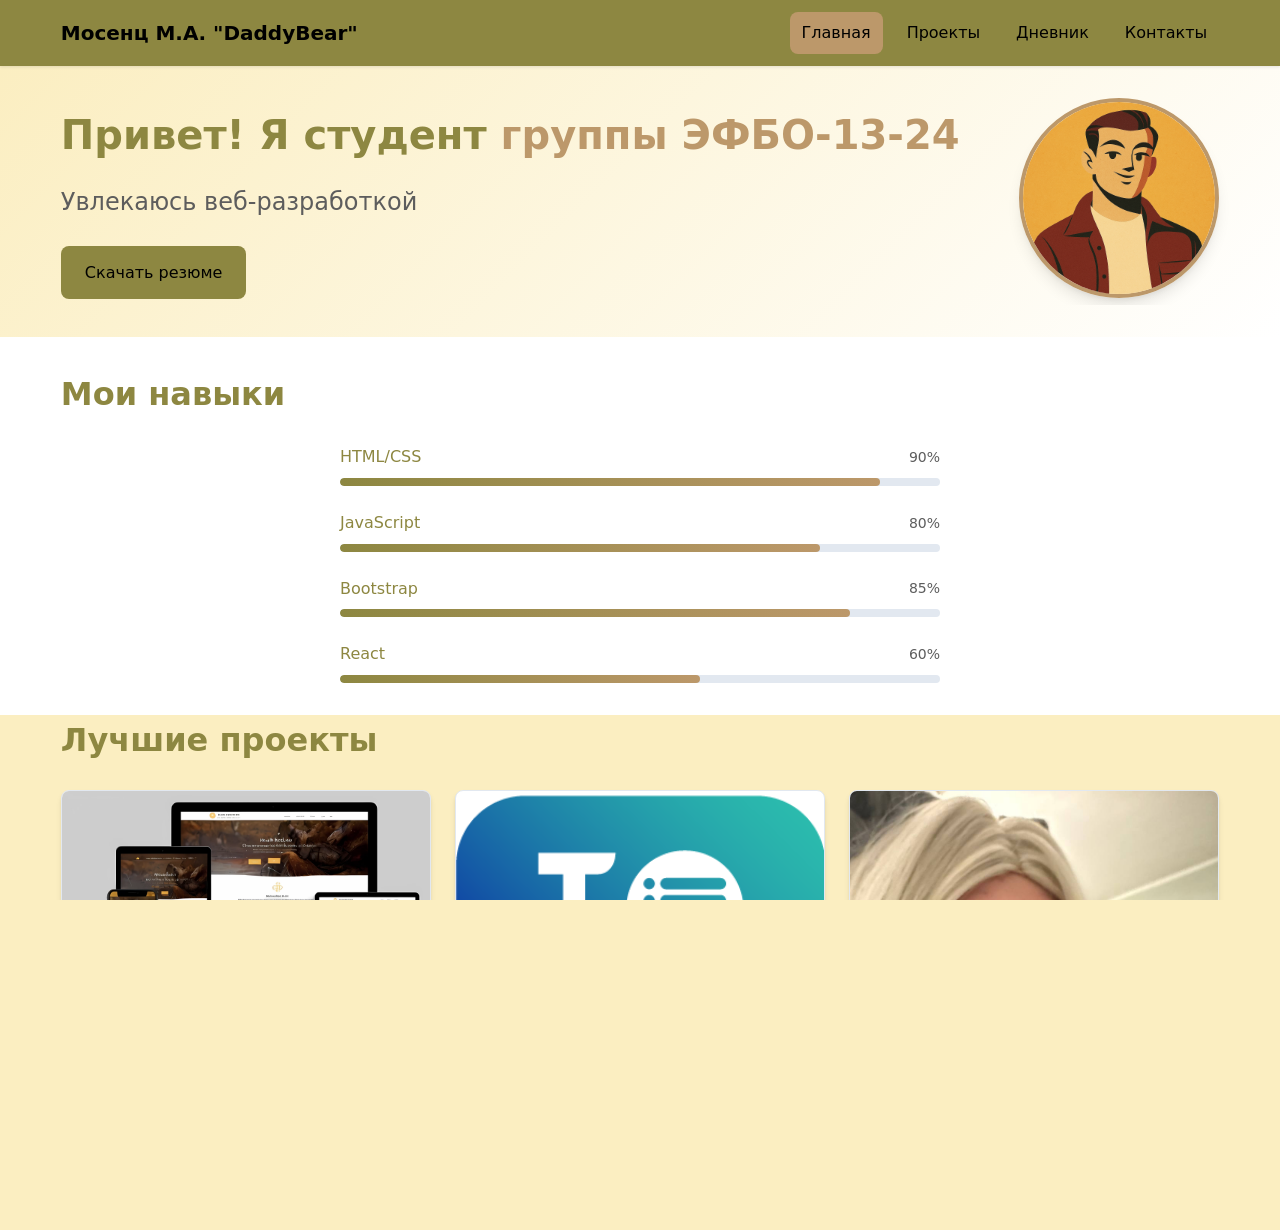
<file: index.html>
﻿<!DOCTYPE html>
<html lang="ru">
<head>
    <meta charset="UTF-8">
    <meta name="viewport" content="width=device-width, initial-scale=1, viewport-fit=cover">
    <title>Портфолио студента</title>
    <link rel="stylesheet" href="styles/style.css">
</head>
<body>
    <div class="page">
        <a class="skip-link" href="#main">Перейти к основному содержимому</a>

        <header class="header">
            <div class="container">
                <div class="header__inner">
                    <div class="logo">
                        <span class="logo__text">Мосенц М.А. "DaddyBear"</span>
                    </div>
                    <nav class="nav" aria-label="Основная навигация">
                        <ul class="nav__list">
                            <li class="nav__item"><a href="index.html" class="nav__link active">Главная</a></li>
                            <li class="nav__item"><a href="pages/projects.html" class="nav__link">Проекты</a></li>
                            <li class="nav__item"><a href="pages/diary.html" class="nav__link">Дневник</a></li>
                            <li class="nav__item"><a href="pages/contacts.html" class="nav__link">Контакты</a></li>
                        </ul>
                    </nav>
                </div>
            </div>
        </header>

        <main id="main" class="main">
            <section class="hero">
                <div class="container">
                    <div class="hero__inner">
                        <div class="hero__content">
                            <h1 class="hero__title">Привет! Я студент <span class="highlight">группы ЭФБО-13-24</span></h1>
                            <p class="hero__subtitle">Увлекаюсь веб-разработкой</p>
                            <a href="assets/resume.pdf" class="btn btn--primary" download>Скачать резюме</a>
                        </div>
                        <div class="hero__image">
                            <figure class="hero_image">
                                <picture>
                                    <!-- Автоматическая адаптация без указания конкретных размеров -->
                                    <source type="image"
                                            srcset="images/avatar.avif">
                                    <source type="image"
                                            srcset="images/avatar.webp">
                                    <!-- Единое PNG изображение, которое адаптируется через CSS -->
                                    <img class="hero_photo"
                                         src="images/avatar.png"
                                         alt="Портрет студента"
                                         fetchpriority="high">
                                </picture>
                            </figure>
                        </div>
                    </div>
                </div>
            </section>

            <section class="skills">
                <div class="container">
                    <h2 class="section-title">Мои навыки</h2>
                    <div class="skills__grid">
                        <div class="skill">
                            <div class="skill__info">
                                <span class="skill__name">HTML/CSS</span>
                                <span class="skill__percent">90%</span>
                            </div>
                            <div class="skill__bar">
                                <div class="skill__progress" style="width: 90%"></div>
                            </div>
                        </div>
                        <div class="skill">
                            <div class="skill__info">
                                <span class="skill__name">JavaScript</span>
                                <span class="skill__percent">80%</span>
                            </div>
                            <div class="skill__bar">
                                <div class="skill__progress" style="width: 80%"></div>
                            </div>
                        </div>
                        <div class="skill">
                            <div class="skill__info">
                                <span class="skill__name">Bootstrap</span>
                                <span class="skill__percent">85%</span>
                            </div>
                            <div class="skill__bar">
                                <div class="skill__progress" style="width: 85%"></div>
                            </div>
                        </div>
                        <div class="skill">
                            <div class="skill__info">
                                <span class="skill__name">React</span>
                                <span class="skill__percent">60%</span>
                            </div>
                            <div class="skill__bar">
                                <div class="skill__progress" style="width: 60%"></div>
                            </div>
                        </div>
                    </div>
                </div>
            </section>

            <section class="projects-preview">
                <div class="container">
                    <h2 class="section-title">Лучшие проекты</h2>
                    <div class="projects-area">
                        <div class="projects-preview_grid">
                            <article class="project-card">
                                <div class="project-card_image">
                                    <!-- Автоматически адаптивное изображение проекта -->
                                    <picture>
                                        <source type="image" srcset="images/project1.avif">
                                        <source type="image" srcset="images/project1.webp">
                                        <img src="images/project1.png" alt="Личный сайт" loading="lazy">
                                    </picture>
                                </div>
                                <div class="project-card_content">
                                    <h3 class="project-card_title">Личный сайт</h3>
                                    <p class="project-card_description">HTML, CSS, JavaScript</p>
                                </div>
                            </article>
                            <article class="project-card">
                                <div class="project-card_image">
                                    <picture>
                                        <source type="image" srcset="images/project2.avif">
                                        <source type="image" srcset="images/project2.webp">
                                        <img src="images/project2.png" alt="Todo-приложение" loading="lazy">
                                    </picture>
                                </div>
                                <div class="project-card_content">
                                    <h3 class="project-card_title">Todo-приложение</h3>
                                    <p class="project-card_description">JavaScript</p>
                                </div>
                            </article>
                            <article class="project-card">
                                <div class="project-card_image">
                                    <picture>
                                        <source type="image" srcset="images/project3.avif">
                                        <source type="image" srcset="images/project3.webp">
                                        <img src="images/project3.png" alt="Интернет-магазин" loading="lazy">
                                    </picture>
                                </div>
                                <div class="project-card_content">
                                    <h3 class="project-card_title">Интернет-магазин</h3>
                                    <p class="project-card_description">React</p>
                                </div>
                            </article>
                        </div>
                    </div>
                </div>
            </section>
        </main>

        <footer class="footer">
            <div class="container">
                <div class="footer__content">
                    <p class="footer__text">© 2025 Контакты</p>
                </div>
            </div>
        </footer>
    </div>
</body>
</html>
</file>
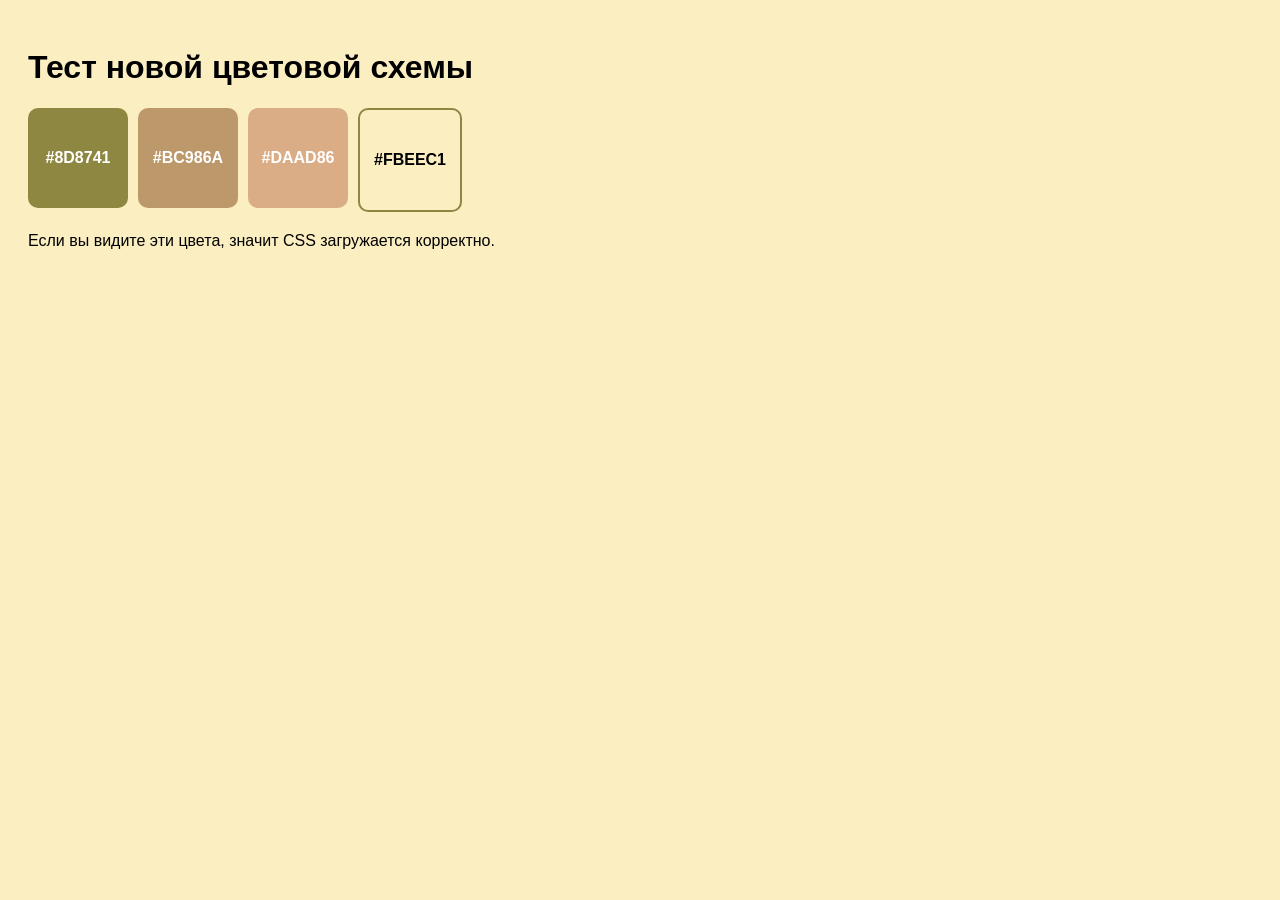
<file: test.html>
﻿<!DOCTYPE html>
<html lang="ru">
<head>
    <meta charset="UTF-8">
    <meta name="viewport" content="width=device-width, initial-scale=1">
    <title>Тест цветов</title>
    <style>
        :root {
            --color-primary: #8D8741;
            --color-secondary: #BC986A;
            --color-accent: #DAAD86;
            --color-background: #FBEEC1;
        }

        body {
            background: var(--color-background);
            font-family: Arial, sans-serif;
            padding: 20px;
        }

        .color-test {
            display: flex;
            gap: 10px;
            margin: 20px 0;
        }

        .color-box {
            width: 100px;
            height: 100px;
            border-radius: 10px;
            display: flex;
            align-items: center;
            justify-content: center;
            color: white;
            font-weight: bold;
        }

        .primary {
            background: #8D8741;
        }

        .secondary {
            background: #BC986A;
        }

        .accent {
            background: #DAAD86;
        }

        .background {
            background: #FBEEC1;
            color: black;
            border: 2px solid #8D8741;
        }
    </style>
</head>
<body>
    <h1>Тест новой цветовой схемы</h1>
    <div class="color-test">
        <div class="color-box primary">#8D8741</div>
        <div class="color-box secondary">#BC986A</div>
        <div class="color-box accent">#DAAD86</div>
        <div class="color-box background">#FBEEC1</div>
    </div>
    <p>Если вы видите эти цвета, значит CSS загружается корректно.</p>
</body>
</html>
</file>
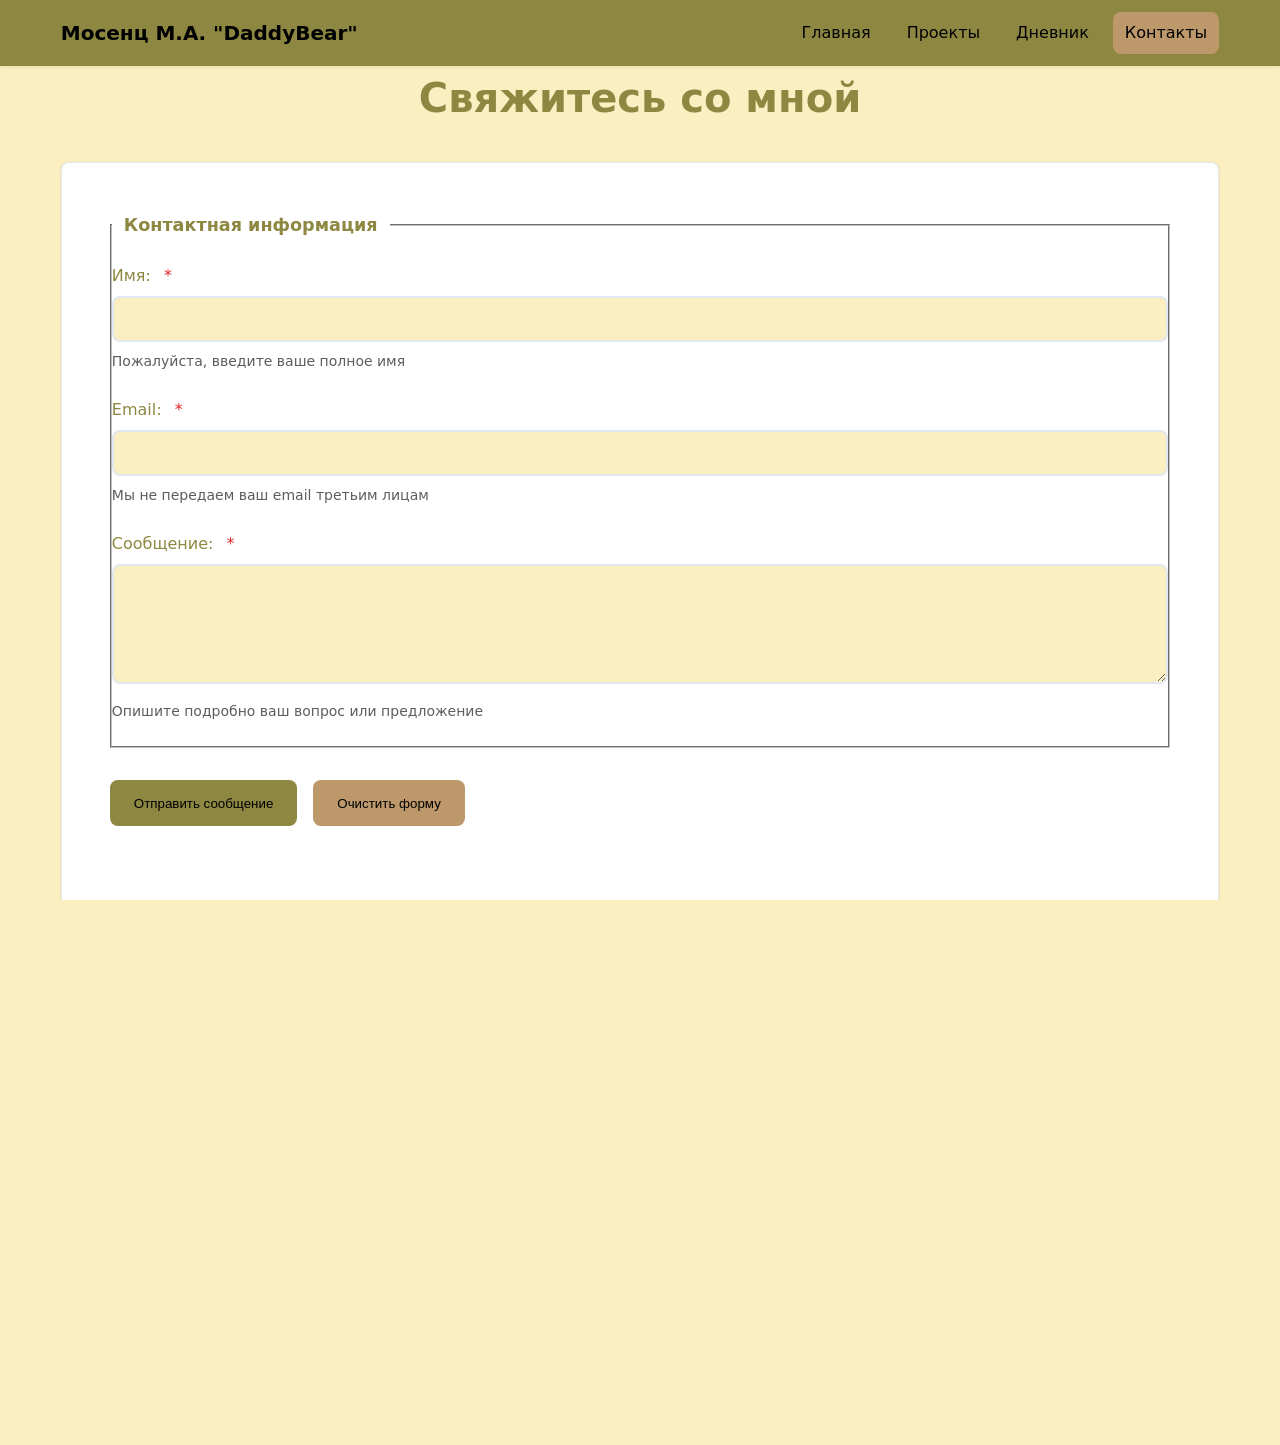
<file: pages/contacts.html>
﻿<!DOCTYPE html>
<html lang="ru">
<head>
    <meta charset="UTF-8">
    <meta name="viewport" content="width=device-width, initial-scale=1, viewport-fit=cover">
    <title>Контакты - Портфолио студента</title>
    <link rel="stylesheet" href="../styles/style.css">
</head>
<body>
    <div class="page">
        <a class="skip-link" href="#main">Перейти к основному содержимому</a>

        <header class="header">
            <div class="container">
                <div class="header__inner">
                    <div class="logo">
                        <span class="logo__text">Мосенц М.А. "DaddyBear"</span>
                    </div>
                    <nav class="nav" aria-label="Основная навигация">
                        <ul class="nav__list">
                            <li class="nav__item"><a href="../index.html" class="nav__link">Главная</a></li>
                            <li class="nav__item"><a href="projects.html" class="nav__link">Проекты</a></li>
                            <li class="nav__item"><a href="diary.html" class="nav__link">Дневник</a></li>
                            <li class="nav__item"><a href="contacts.html" class="nav__link active" aria-current="page">Контакты</a></li>
                        </ul>
                    </nav>
                </div>
            </div>
        </header>

        <main id="main" class="main">
            <section class="contacts">
                <div class="container">
                    <h1 class="page-title">Свяжитесь со мной</h1>

                    <div class="contacts__content">
                        <div class="contact-form">
                            <form id="contactForm" class="form" novalidate>
                                <fieldset>
                                    <legend class="form__legend">Контактная информация</legend>

                                    <div class="form__group">
                                        <label for="name" class="form__label">
                                            Имя:
                                            <span class="required-indicator" aria-hidden="true">*</span>
                                            <span class="sr-only">обязательное поле</span>
                                        </label>
                                        <input type="text" id="name" name="name" class="form__input"
                                               required aria-required="true"
                                               aria-describedby="nameError nameHelp">
                                        <div class="form__help" id="nameHelp">
                                            Пожалуйста, введите ваше полное имя
                                        </div>
                                        <span class="form__error" id="nameError" role="alert" aria-live="polite"></span>
                                    </div>

                                    <div class="form__group">
                                        <label for="email" class="form__label">
                                            Email:
                                            <span class="required-indicator" aria-hidden="true">*</span>
                                            <span class="sr-only">обязательное поле</span>
                                        </label>
                                        <input type="email" id="email" name="email" class="form__input"
                                               required aria-required="true"
                                               aria-describedby="emailError emailHelp">
                                        <div class="form__help" id="emailHelp">
                                            Мы не передаем ваш email третьим лицам
                                        </div>
                                        <span class="form__error" id="emailError" role="alert" aria-live="polite"></span>
                                    </div>

                                    <div class="form__group">
                                        <label for="message" class="form__label">
                                            Сообщение:
                                            <span class="required-indicator" aria-hidden="true">*</span>
                                            <span class="sr-only">обязательное поле</span>
                                        </label>
                                        <textarea id="message" name="message" class="form__textarea" rows="5"
                                                  required aria-required="true"
                                                  aria-describedby="messageError messageHelp"></textarea>
                                        <div class="form__help" id="messageHelp">
                                            Опишите подробно ваш вопрос или предложение
                                        </div>
                                        <span class="form__error" id="messageError" role="alert" aria-live="polite"></span>
                                    </div>
                                </fieldset>

                                <div class="form__actions">
                                    <button type="submit" class="btn btn--primary">
                                        Отправить сообщение
                                    </button>
                                    <button type="reset" class="btn btn--secondary">
                                        Очистить форму
                                    </button>
                                </div>

                                <div class="form__status" id="formStatus" role="alert" aria-live="polite"></div>
                            </form>
                        </div>

                        <div class="contact-info">
                            <h2 class="section-title">Контакты</h2>
                            <div class="contact-list">
                                <div class="contact-item">
                                    <span class="contact-icon" aria-hidden="true">✉️</span>
                                    <span class="contact-text">student@edu.ru</span>
                                </div>
                                <a href="https://github.com/DaddyBearW" class="contact-link"
                                   target="_blank" rel="noopener noreferrer"
                                   aria-label="Мой GitHub профиль: DaddyBearW (откроется в новой вкладке)">
                                    <span class="contact-icon" aria-hidden="true">🔗</span>
                                    <span class="contact-text">GitHub: DaddyBearW</span>
                                </a>
                                <div class="contact-item">
                                    <span class="contact-icon" aria-hidden="true">📍</span>
                                    <span class="contact-text">Город, Страна</span>
                                </div>
                            </div>
                        </div>
                    </div>
                </div>
            </section>
        </main>

        <footer class="footer">
            <div class="container">
                <div class="footer__content">
                    <p class="footer__text">© 2025 Контакты</p>
                </div>
            </div>
        </footer>
    </div>

    <script>
        // Улучшенная валидация формы с доступностью
        document.addEventListener('DOMContentLoaded', function () {
            const contactForm = document.getElementById('contactForm');
            const formStatus = document.getElementById('formStatus');

            // Функция для показа ошибок
            function showError(input, message) {
                const errorElement = document.getElementById(input.id + 'Error');
                errorElement.textContent = message;
                input.setAttribute('aria-invalid', 'true');
                input.classList.add('form__input--error');
            }

            // Функция для очистки ошибок
            function clearError(input) {
                const errorElement = document.getElementById(input.id + 'Error');
                errorElement.textContent = '';
                input.removeAttribute('aria-invalid');
                input.classList.remove('form__input--error');
            }

            // Валидация в реальном времени
            const inputs = contactForm.querySelectorAll('input, textarea');
            inputs.forEach(input => {
                input.addEventListener('blur', function () {
                    validateField(this);
                });

                input.addEventListener('input', function () {
                    if (this.getAttribute('aria-invalid') === 'true') {
                        validateField(this);
                    }
                });
            });

            // Валидация отдельного поля
            function validateField(field) {
                clearError(field);

                if (field.required && field.value.trim() === '') {
                    showError(field, 'Это поле обязательно для заполнения');
                    return false;
                }

                if (field.type === 'email' && field.value.trim() !== '') {
                    const emailRegex = /^[^\s@]+@[^\s@]+\.[^\s@]+$/;
                    if (!emailRegex.test(field.value)) {
                        showError(field, 'Пожалуйста, введите корректный email');
                        return false;
                    }
                }

                return true;
            }

            // Основная валидация формы
            contactForm.addEventListener('submit', function (e) {
                e.preventDefault();

                let isValid = true;
                const firstInvalidField = null;

                // Валидация всех полей
                inputs.forEach(input => {
                    if (!validateField(input)) {
                        isValid = false;
                        if (!firstInvalidField) {
                            firstInvalidField = input;
                        }
                    }
                });

                if (isValid) {
                    // Показываем статус успеха
                    formStatus.textContent = 'Сообщение успешно отправлено! Мы свяжемся с вами в ближайшее время.';
                    formStatus.className = 'form__status form__status--success';

                    // Фокусируемся на статусе для скринридеров
                    formStatus.focus();

                    // Сбрасываем форму через 3 секунды
                    setTimeout(() => {
                        contactForm.reset();
                        formStatus.textContent = '';
                        formStatus.className = 'form__status';
                    }, 3000);
                } else {
                    // Фокусируемся на первом ошибочном поле
                    if (firstInvalidField) {
                        firstInvalidField.focus();
                    }

                    formStatus.textContent = 'Пожалуйста, исправьте ошибки в форме.';
                    formStatus.className = 'form__status form__status--error';
                }
            });

            // Обработка сброса формы
            contactForm.addEventListener('reset', function () {
                inputs.forEach(input => {
                    clearError(input);
                });
                formStatus.textContent = '';
                formStatus.className = 'form__status';
            });

            // Добавляем обработку клавиши Escape для сброса фокуса
            document.addEventListener('keydown', function (e) {
                if (e.key === 'Escape') {
                    if (document.activeElement && document.activeElement.classList.contains('form__input')) {
                        document.activeElement.blur();
                    }
                }
            });
        });
    </script>
</body>
</html>
</file>
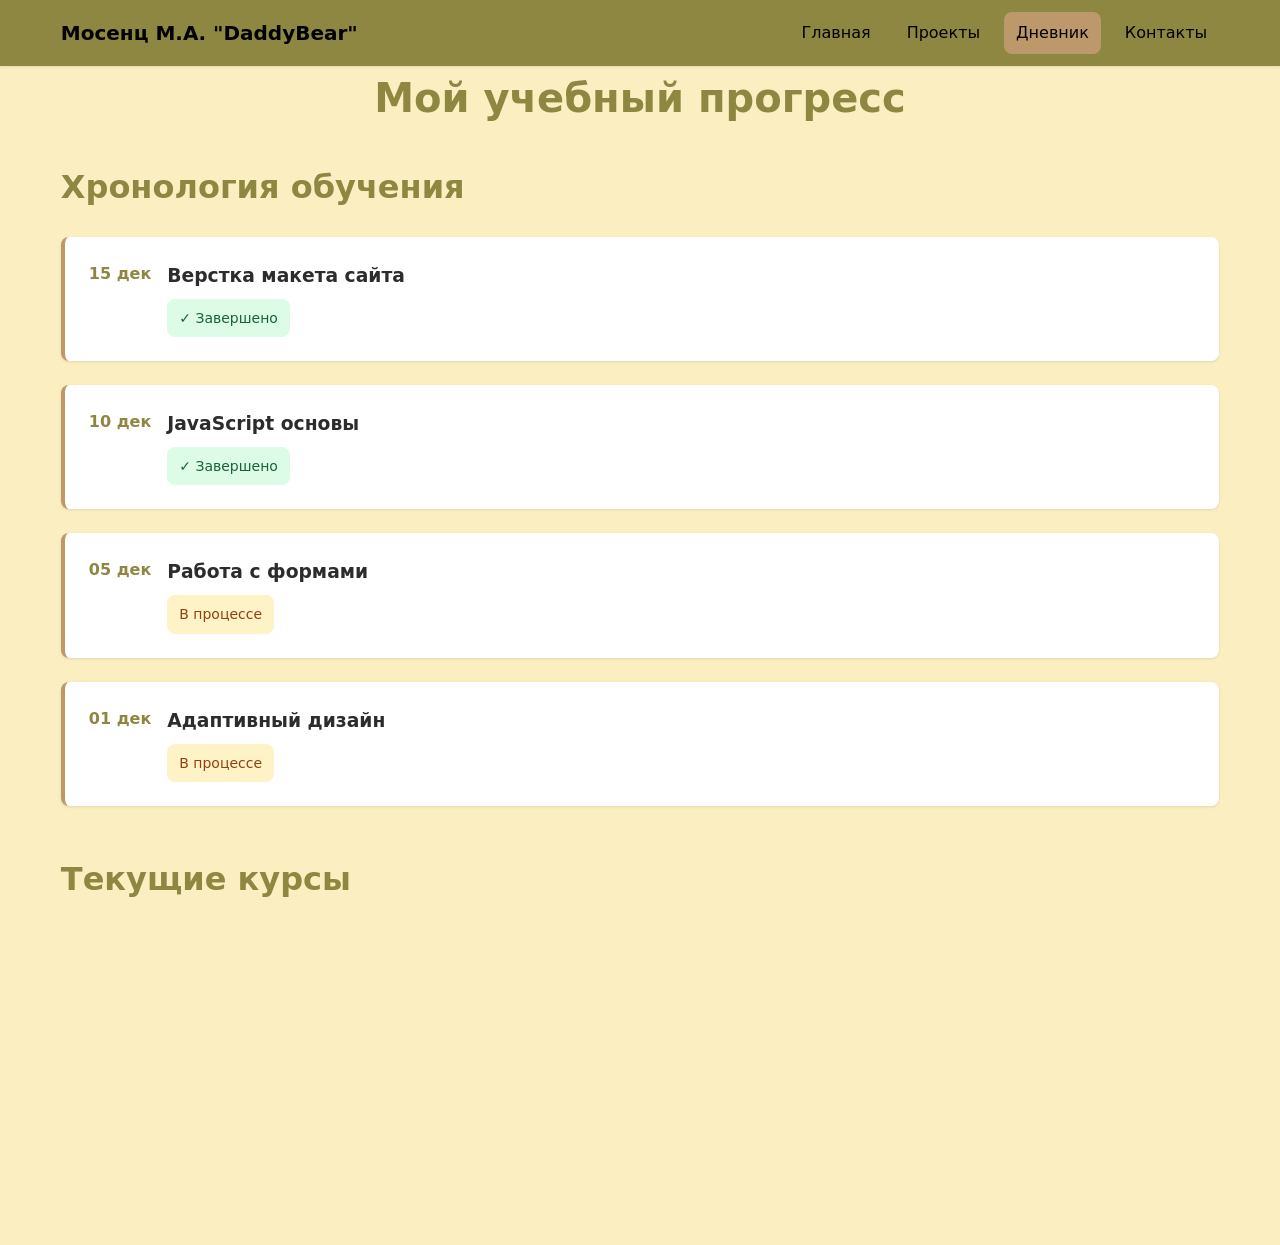
<file: pages/diary.html>
﻿<!DOCTYPE html>
<html lang="ru">
<head>
    <meta charset="UTF-8">
    <meta name="viewport" content="width=device-width, initial-scale=1, viewport-fit=cover">
    <title>Учебный дневник - Портфолио студента</title>
    <link rel="stylesheet" href="../styles/style.css">
</head>
<body>
    <div class="page">
        <a class="skip-link" href="#main">Перейти к основному содержимому</a>

        <header class="header">
            <div class="container">
                <div class="header__inner">
                    <div class="logo">
                        <span class="logo__text">Мосенц М.А. "DaddyBear"</span>
                    </div>
                    <nav class="nav" aria-label="Основная навигация">
                        <ul class="nav__list">
                            <li class="nav__item"><a href="../index.html" class="nav__link">Главная</a></li>
                            <li class="nav__item"><a href="projects.html" class="nav__link">Проекты</a></li>
                            <li class="nav__item"><a href="diary.html" class="nav__link active">Дневник</a></li>
                            <li class="nav__item"><a href="contacts.html" class="nav__link">Контакты</a></li>
                        </ul>
                    </nav>
                </div>
            </div>
        </header>

        <main id="main" class="main">
            <section class="diary">
                <div class="container">
                    <h1 class="page-title">Мой учебный прогресс</h1>

                    <div class="diary__content">
                        <div class="progress-timeline">
                            <h2 class="section-title">Хронология обучения</h2>
                            <div class="timeline">
                                <div class="timeline__item completed">
                                    <div class="timeline__date">15 дек</div>
                                    <div class="timeline__content">
                                        <h3 class="timeline__title">Верстка макета сайта</h3>
                                        <span class="timeline__status">✓ Завершено</span>
                                    </div>
                                </div>
                                <div class="timeline__item completed">
                                    <div class="timeline__date">10 дек</div>
                                    <div class="timeline__content">
                                        <h3 class="timeline__title">JavaScript основы</h3>
                                        <span class="timeline__status">✓ Завершено</span>
                                    </div>
                                </div>
                                <div class="timeline__item in-progress">
                                    <div class="timeline__date">05 дек</div>
                                    <div class="timeline__content">
                                        <h3 class="timeline__title">Работа с формами</h3>
                                        <span class="timeline__status">В процессе</span>
                                    </div>
                                </div>
                                <div class="timeline__item in-progress">
                                    <div class="timeline__date">01 дек</div>
                                    <div class="timeline__content">
                                        <h3 class="timeline__title">Адаптивный дизайн</h3>
                                        <span class="timeline__status">В процессе</span>
                                    </div>
                                </div>
                            </div>
                        </div>

                        <div class="current-courses">
                            <h2 class="section-title">Текущие курсы</h2>
                            <div class="courses">
                                <div class="course">
                                    <div class="course__info">
                                        <span class="course__name">Веб-разработка</span>
                                        <span class="course__percent">90%</span>
                                    </div>
                                    <div class="course__progress">
                                        <div class="course__progress-bar" style="width: 90%"></div>
                                    </div>
                                </div>
                                <div class="course">
                                    <div class="course__info">
                                        <span class="course__name">JavaScript</span>
                                        <span class="course__percent">70%</span>
                                    </div>
                                    <div class="course__progress">
                                        <div class="course__progress-bar" style="width: 70%"></div>
                                    </div>
                                </div>
                                <div class="course">
                                    <div class="course__info">
                                        <span class="course__name">React</span>
                                        <span class="course__percent">50%</span>
                                    </div>
                                    <div class="course__progress">
                                        <div class="course__progress-bar" style="width: 50%"></div>
                                    </div>
                                </div>
                            </div>
                            <button class="btn btn--secondary">Добавить запись</button>
                        </div>
                    </div>
                </div>
            </section>
        </main>

        <footer class="footer">
            <div class="container">
                <div class="footer__content">
                    <p class="footer__text">© 2025 Контакты</p>
                </div>
            </div>
        </footer>
    </div>
</body>
</html>
</file>
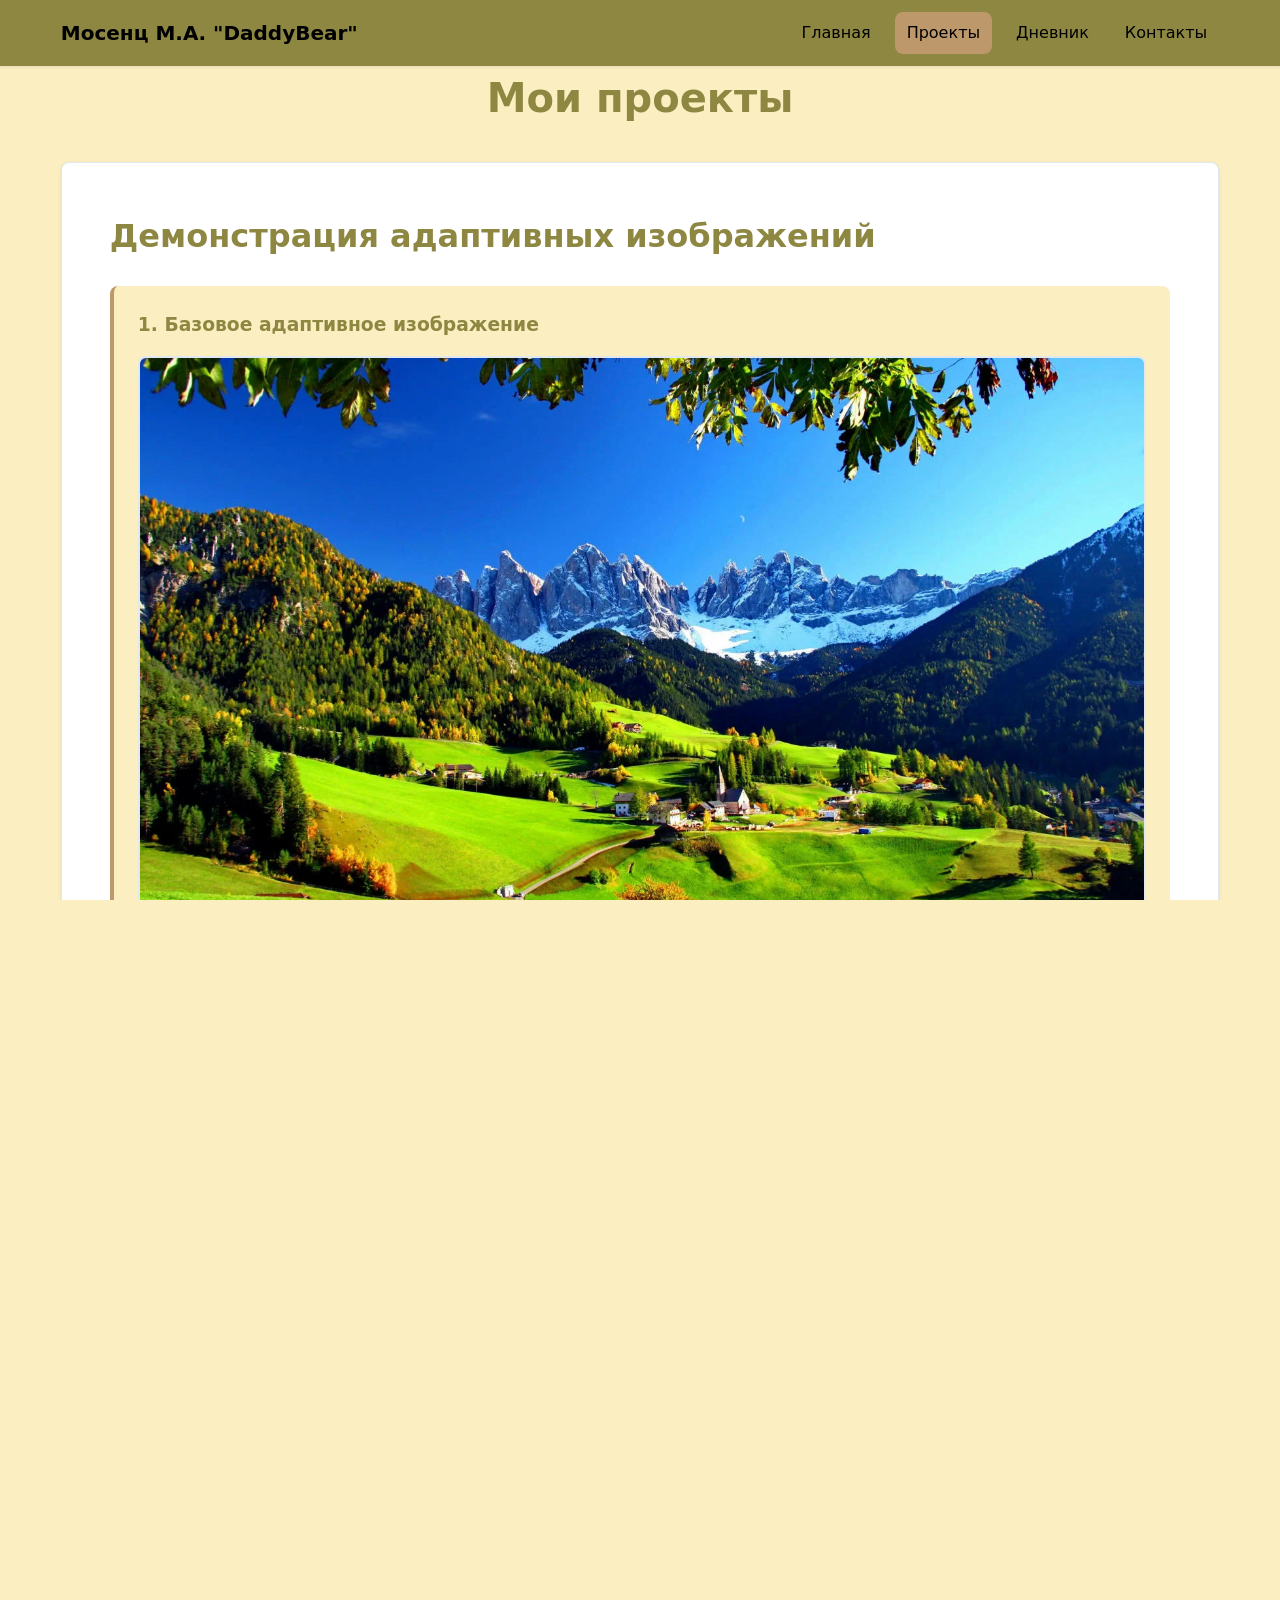
<file: pages/projects.html>
﻿<!DOCTYPE html>
<html lang="ru">
<head>
    <meta charset="UTF-8">
    <meta name="viewport" content="width=device-width, initial-scale=1, viewport-fit=cover">
    <title>Проекты - Портфолио студента</title>
    <link rel="stylesheet" href="../styles/style.css">
</head>
<body>
    <div class="page">
        <a class="skip-link" href="#main">Перейти к основному содержимому</a>

        <header class="header">
            <div class="container">
                <div class="header__inner">
                    <div class="logo">
                        <span class="logo__text">Мосенц М.А. "DaddyBear"</span>
                    </div>
                    <nav class="nav" aria-label="Основная навигация">
                        <ul class="nav__list">
                            <li class="nav__item"><a href="../index.html" class="nav__link">Главная</a></li>
                            <li class="nav__item"><a href="projects.html" class="nav__link active">Проекты</a></li>
                            <li class="nav__item"><a href="diary.html" class="nav__link">Дневник</a></li>
                            <li class="nav__item"><a href="contacts.html" class="nav__link">Контакты</a></li>
                        </ul>
                    </nav>
                </div>
            </div>
        </header>

        <main id="main" class="main">
            <section class="projects">
                <div class="container">
                    <h1 class="page-title">Мои проекты</h1>

                    <!-- Демонстрация адаптивных изображений -->
                    <div class="adaptive-images-demo">
                        <h2 class="section-title">Демонстрация адаптивных изображений</h2>

                        <!-- Техника 1: Базовое адаптивное изображение -->
                        <div class="demo-section">
                            <h3>1. Базовое адаптивное изображение</h3>
                            <picture>
                                <source type="image" srcset="../images/landscape.avif">
                                <source type="image" srcset="../images/landscape.webp">
                                <img src="../images/landscape.png" alt="Пейзаж" class="responsive-image">
                            </picture>
                        </div>

                        <!-- Техника 2: Picture element с форматами -->
                        <div class="demo-section">
                            <h3>2. Picture element с форматами</h3>
                            <picture>
                                <source srcset="../images/portrait.avif" type="image">
                                <source srcset="../images/portrait.webp" type="image">
                                <source srcset="../images/portrait.png" type="image">
                                <img src="../images/portrait.png" class="responsive-image" alt="Портрет">
                            </picture>
                        </div>

                        <!-- Техника 3: Разные изображения для разных экранов -->
                        <div class="demo-section">
                            <h3>3. Разные изображения для разных экранов</h3>
                            <picture>
                                <source srcset="../images/adaptive.avif" type="image">
                                <source srcset="../images/adaptive.webp" type="image">
                                <source srcset="../images/adaptive.png" type="image">
                                <img src="../images/adaptive.png" class="responsive-image" alt="Адаптивное изображение">
                            </picture>
                        </div>
                    </div>

                    <div class="projects__filters">
                        <button class="filter-btn active" data-filter="all">Все</button>
                        <button class="filter-btn" data-filter="html">HTML</button>
                        <button class="filter-btn" data-filter="js">JavaScript</button>
                        <button class="filter-btn" data-filter="react">React</button>
                    </div>

                    <div class="projects-area">
                        <div class="projects__grid">
                            <article class="project-card" data-category="html">
                                <div class="project-card_image">
                                    <picture>
                                        <source type="image" srcset="../images/project1.avif">
                                        <source type="image" srcset="../images/project1.webp">
                                        <img src="../images/project1.png" alt="Личный сайт" loading="lazy" width="300" height="200">
                                    </picture>
                                </div>
                                <div class="project-card_content">
                                    <h3 class="project-card_title">Личный сайт</h3>
                                    <p class="project-card_description">HTML, CSS</p>
                                    <p class="project-card_full-desc">Полностью адаптивный личный сайт с современным дизайном</p>
                                    <div class="project-card_links">
                                        <a href="#" class="project-link">Демо</a>
                                        <a href="#" class="project-link">Код</a>
                                    </div>
                                </div>
                            </article>

                            <article class="project-card" data-category="js">
                                <div class="project-card_image">
                                    <picture>
                                        <source type="image" srcset="../images/project2.avif">
                                        <source type="image" srcset="../images/project2.webp">
                                        <img src="../images/project2.png" alt="Todo-приложение" loading="lazy" width="300" height="200">
                                    </picture>
                                </div>
                                <div class="project-card_content">
                                    <h3 class="project-card_title">Todo-приложение</h3>
                                    <p class="project-card_description">JavaScript</p>
                                    <p class="project-card_full-desc">Интерактивное приложение для управления задачами</p>
                                    <div class="project-card_links">
                                        <a href="#" class="project-link">Демо</a>
                                        <a href="#" class="project-link">Код</a>
                                    </div>
                                </div>
                            </article>

                            <article class="project-card" data-category="react">
                                <div class="project-card_image">
                                    <picture>
                                        <source type="image" srcset="../images/project3.avif">
                                        <source type="image" srcset="../images/project3.webp">
                                        <img src="../images/project3.png" alt="Интернет-магазин" loading="lazy" width="300" height="200">
                                    </picture>
                                </div>
                                <div class="project-card_content">
                                    <h3 class="project-card_title">Интернет-магазин</h3>
                                    <p class="project-card_description">React</p>
                                    <p class="project-card_full-desc">Полнофункциональный интернет-магазин с корзиной покупок</p>
                                    <div class="project-card_links">
                                        <a href="#" class="project-link">Демо</a>
                                        <a href="#" class="project-link">Код</a>
                                    </div>
                                </div>
                            </article>
                        </div>
                    </div>
                </div>
            </section>
        </main>

        <footer class="footer">
            <div class="container">
                <div class="footer__content">
                    <p class="footer__text">© 2025 Контакты</p>
                </div>
            </div>
        </footer>
    </div>

    <script>
        // Фильтрация проектов
        document.addEventListener('DOMContentLoaded', function () {
            const filterBtns = document.querySelectorAll('.filter-btn');
            const projectCards = document.querySelectorAll('.project-card');

            filterBtns.forEach(btn => {
                btn.addEventListener('click', function () {
                    filterBtns.forEach(b => b.classList.remove('active'));
                    this.classList.add('active');

                    const filter = this.dataset.filter;

                    projectCards.forEach(card => {
                        if (filter === 'all' || card.dataset.category === filter) {
                            card.style.display = 'block';
                        } else {
                            card.style.display = 'none';
                        }
                    });
                });
            });
        });
    </script>
</body>
</html>
</file>
<file: styles/style.css>
﻿/* Базовые сбросы и переменные */
:root {
    color-scheme: light dark;
    /* Новая цветовая палитра */
    --primary-color: #8D8741;
    --primary-dark: #6d6a33;
    --secondary-color: #BC986A;
    --accent-color: #DAAD86;
    --bg-color: #FBEEC1;
    --surface-color: #ffffff;
    --text-color: #2c2c2c;
    --text-light: #5d5d5d;
    --border-color: #e2e8f0;
    --shadow: 0 1px 3px rgba(0,0,0,.1);
    --shadow-lg: 0 10px 15px -3px rgba(0, 0, 0, 0.1);
    --radius: 8px;
    --transition: all 0.3s ease;
    /* Отступы */
    --space-xs: 0.5rem;
    --space-sm: 0.75rem;
    --space-md: 1rem;
    --space-lg: 1.5rem;
    --space-xl: 2rem;
    --space-2xl: 3rem;
}

/* Предотвращение горизонтального скролла */
html, body {
    overflow-x: hidden;
    max-width: 100%;
}

/* Темная тема с новой палитрой */
@media (prefers-color-scheme: dark) {
    :root {
        --primary-color: #a9a45c;
        --primary-dark: #8d8741;
        --secondary-color: #d4b88c;
        --accent-color: #e8c4a8;
        --bg-color: #121212;
        --surface-color: #1e1e1e;
        --text-color: #e0e0e0;
        --text-light: #a0a0a0;
        --border-color: #333333;
    }
}

/* Базовые стили */
* {
    margin: 0;
    padding: 0;
    box-sizing: border-box;
    max-width: 100%;
}

html, body {
    height: 100%;
    width: 100%;
}

body {
    margin: 0;
    font: 16px/1.6 system-ui, -apple-system, "Segoe UI", Roboto, Arial, sans-serif;
    background: var(--bg-color);
    color: var(--text-color);
    position: relative;
}

.page {
    min-height: 100vh;
    display: flex;
    flex-direction: column;
    width: 100%;
    overflow-x: hidden;
}

main {
    flex: 1;
    width: 100%;
    overflow-x: hidden;
}

/* Контейнер с плавными отступами */
.container {
    width: 100%;
    max-width: 1200px;
    margin: 0 auto;
    padding-inline: clamp(var(--space-md), calc(.5rem + 1vw), var(--space-2xl));
    overflow-x: hidden;
}

/* Skip link для доступности */
.skip-link {
    position: absolute;
    inset-inline-start: var(--space-md);
    inset-block-start: -100%;
    z-index: 10000;
    padding: var(--space-xs) var(--space-sm);
    background: var(--primary-color);
    color: #fff;
    border-radius: var(--radius);
    text-decoration: none;
    max-width: calc(100% - 2rem);
}

    .skip-link:focus,
    .skip-link:focus-visible {
        inset-block-start: var(--space-md);
    }

:focus-visible {
    outline: 3px solid var(--primary-color);
    outline-offset: 2px;
}

a, button, input, textarea {
    outline-offset: 2px;
    max-width: 100%;
}

/* Крупные цели на устройствах с pointer:coarse */
@media (pointer: coarse) {
    a, button, .nav__link {
        min-height: 44px;
        padding: var(--space-sm) var(--space-md);
    }
}

/* Заголовки с плавными размерами */
.section-title {
    font-size: clamp(1.5rem, 1.1rem + 2vw, 2rem);
    margin-bottom: var(--space-lg);
    color: var(--primary-color);
    overflow-wrap: break-word;
    word-wrap: break-word;
}

.page-title {
    font-size: clamp(1.75rem, 1.3rem + 2vw, 2.5rem);
    margin-bottom: var(--space-xl);
    text-align: center;
    color: var(--primary-color);
    overflow-wrap: break-word;
    word-wrap: break-word;
    padding: 0 var(--space-md);
}

/* Хедер */
.header {
    position: sticky;
    top: 0;
    padding-block-start: calc(var(--space-sm) + env(safe-area-inset-top));
    padding-block-end: var(--space-sm);
    padding-inline-start: calc(var(--space-md) + env(safe-area-inset-left));
    padding-inline-end: calc(var(--space-md) + env(safe-area-inset-right));
    background: var(--primary-color);
    color: #000;
    z-index: 100;
    isolation: isolate;
    box-shadow: var(--shadow);
    width: 100%;
    overflow: hidden;
}

.header__inner {
    display: flex;
    justify-content: space-between;
    align-items: center;
    flex-wrap: wrap;
    gap: var(--space-md);
    max-width: 100%;
    overflow: hidden;
}

.logo__text {
    font-size: clamp(1rem, 0.8rem + 1vw, 1.25rem);
    font-weight: bold;
    color: #000;
    overflow-wrap: break-word;
}

/* Навигация */
.nav {
    overflow: hidden;
    max-width: 100%; 
}
.nav__list {
    display: flex;
    list-style: none;
    gap: var(--space-sm);
    flex-wrap: wrap;
    justify-content: center;
    max-width: 100%;
    overflow: hidden;
}

.nav__link {
    text-decoration: none;
    color: #000;
    padding: var(--space-xs) var(--space-sm);
    border-radius: var(--radius);
    transition: var(--transition);
    font-size: clamp(0.875rem, 0.8rem + 0.5vw, 1rem);
    white-space: nowrap;
    display: block;
    max-width: 100%;
}

    .nav__link:hover,
    .nav__link.active {
        background: var(--secondary-color);
    }

/* Герой секция */
.hero {
    padding: var(--space-xl) 0;
    background: linear-gradient(135deg, var(--bg-color) 0%, var(--surface-color) 100%);
    width: 100%;
    overflow-x: hidden;
}

.hero__inner {
    display: grid;
    grid-template-columns: 1fr auto;
    gap: var(--space-xl);
    align-items: center;
    width: 100%;
}

.hero__title {
    font-size: clamp(1.5rem, 1rem + 2vw, 2.5rem);
    margin-bottom: var(--space-md);
    color: var(--primary-color);
    overflow-wrap: break-word;
    word-wrap: break-word;
}

.hero__subtitle {
    font-size: clamp(1.125rem, 0.875rem + 1vw, 1.5rem);
    color: var(--text-light);
    margin-bottom: var(--space-lg);
    overflow-wrap: break-word;
}

.highlight {
    color: var(--secondary-color);
}

/* Автоматически адаптивное герой-изображение */
.hero_photo {
    inline-size: clamp(120px, 20vw, 200px);
    block-size: auto;
    border-radius: 50%;
    object-fit: cover;
    box-shadow: 0 10px 15px -3px rgb(0 0 0 / 0.1), 0 4px 6px -4px rgb(0 0 0 / 0.1);
    border: 4px solid var(--secondary-color);
    max-width: 100%;
    height: auto;
}

/* Кнопки */
.btn {
    display: inline-flex;
    align-items: center;
    justify-content: center;
    padding-inline: var(--space-lg);
    padding-block: max(.5rem, calc((44px - 1em)/2));
    border: none;
    border-radius: var(--radius);
    text-decoration: none;
    font-weight: 500;
    cursor: pointer;
    transition: var(--transition);
    min-height: 44px;
    max-width: 100%;
    white-space: nowrap;
}

.btn--primary {
    background: var(--primary-color);
    color: #000;
}

    .btn--primary:hover {
        background: var(--primary-dark);
    }

.btn--secondary {
    background: var(--secondary-color);
    color: #000;
}

    .btn--secondary:hover {
        background: var(--accent-color);
    }

/* Секция навыков */
.skills {
    padding: var(--space-xl) 0;
    background: var(--surface-color);
    width: 100%;
    overflow-x: hidden;
}

.skills__grid {
    display: grid;
    gap: var(--space-lg);
    max-width: 600px;
    margin: 0 auto;
    width: 100%;
}

.skill {
    display: flex;
    flex-direction: column;
    gap: var(--space-xs);
    width: 100%;
}

.skill__info {
    display: flex;
    justify-content: space-between;
    align-items: center;
    width: 100%;
}

.skill__name {
    font-weight: 500;
    color: var(--primary-color);
    overflow-wrap: break-word;
}

.skill__percent {
    color: var(--text-light);
    font-size: 0.875rem;
    white-space: nowrap;
}

.skill__bar {
    height: 8px;
    background: var(--border-color);
    border-radius: 4px;
    overflow: hidden;
    width: 100%;
}

.skill__progress {
    height: 100%;
    background: linear-gradient(90deg, var(--primary-color), var(--secondary-color));
    border-radius: 4px;
    transition: width 0.3s ease;
    max-width: 100%;
}

/* Контейнерные запросы для проектов */
.projects-area {
    container-type: inline-size;
    container-name: projects;
    width: 100%;
}

/* Базовая сетка проектов */
.projects-preview_grid {
    display: grid;
    grid-template-columns: 1fr;
    gap: var(--space-lg);
    width: 100%;
}

/* Контейнерные запросы */
@container projects (min-width: 640px) {
    .projects-preview_grid {
        grid-template-columns: repeat(2, 1fr);
    }
}

@container projects (min-width: 960px) {
    .projects-preview_grid {
        grid-template-columns: repeat(3, 1fr);
    }
}

/* Фолбэк для браузеров без поддержки контейнерных запросов */
@supports not (container-type: inline-size) {
    .projects-preview_grid {
        display: grid;
        grid-template-columns: repeat(auto-fit, minmax(min(100%, 18rem), 1fr));
        gap: var(--space-lg);
    }
}

/* Карточки проектов */
.project-card {
    background: var(--surface-color);
    border-radius: var(--radius);
    box-shadow: 0 4px 6px -1px rgb(0 0 0 / 0.1), 0 2px 4px -2px rgb(0 0 0 / 0.1);
    transition: transform .2s ease, box-shadow .2s ease;
    min-width: 0;
    overflow: hidden;
    border: 1px solid var(--border-color);
    width: 100%;
}

    .project-card:hover {
        transform: translateY(-4px);
        box-shadow: var(--shadow-lg);
        border-color: var(--secondary-color);
    }

/* Автоматически адаптивные изображения проектов */
.project-card_image {
    width: 100%;
    aspect-ratio: 3 / 2;
    overflow: hidden;
}

    .project-card_image img {
        width: 100%;
        height: 100%;
        object-fit: cover;
        transition: var(--transition);
        max-width: 100%;
        height: auto;
    }

.project-card:hover .project-card_image img {
    transform: scale(1.05);
}

.project-card_content {
    padding: var(--space-lg);
}

.project-card_title {
    color: var(--primary-color);
    margin-bottom: var(--space-xs);
    overflow-wrap: break-word;
    word-wrap: break-word;
}

.project-card_description {
    color: var(--text-light);
    overflow-wrap: break-word;
    margin-bottom: var(--space-xs);
    word-wrap: break-word;
}

.project-card_full-desc {
    margin-bottom: var(--space-md);
    font-size: 0.875rem;
    color: var(--text-light);
    line-height: 1.5;
    overflow-wrap: break-word;
    word-wrap: break-word;
}

.project-card_links {
    display: flex;
    gap: var(--space-md);
    flex-wrap: wrap;
}

.project-link {
    padding: var(--space-xs) var(--space-sm);
    background: var(--secondary-color);
    color: white;
    text-decoration: none;
    border-radius: var(--radius);
    font-size: 0.875rem;
    transition: var(--transition);
    white-space: nowrap;
}

    .project-link:hover {
        background: var(--accent-color);
    }

/* Футер */
.footer {
    background: var(--primary-color);
    padding-block: var(--space-lg);
    padding-block-end: calc(var(--space-lg) + env(safe-area-inset-bottom));
    margin-top: auto;
    color: #000;
    width: 100%;
}

.footer__content {
    text-align: center;
    width: 100%;
}

.footer__text {
    color: #000;
}

/* Демонстрация адаптивных изображений */
.adaptive-images-demo {
    background: var(--surface-color);
    padding: var(--space-2xl);
    border-radius: var(--radius);
    margin-bottom: var(--space-2xl);
    box-shadow: var(--shadow);
    border: 1px solid var(--border-color);
    width: 100%;
    overflow-x: hidden;
}

.demo-section {
    margin-bottom: var(--space-2xl);
    padding: var(--space-lg);
    background: var(--bg-color);
    border-radius: var(--radius);
    border-left: 4px solid var(--secondary-color);
    width: 100%;
}

    .demo-section h3 {
        margin-bottom: var(--space-md);
        color: var(--primary-color);
        overflow-wrap: break-word;
    }

/* Базовое адаптивное изображение */
.responsive-image {
    width: 100%;
    height: auto;
    display: block;
    border-radius: var(--radius);
    max-width: 100%;
    border: 2px solid var(--border-color);
}

/* Retina изображение с автоматической адаптацией */
.retina-image {
    width: clamp(80px, 10vw, 120px);
    height: auto;
    display: block;
    margin: 0 auto;
    border: 2px solid var(--secondary-color);
    border-radius: var(--radius);
    padding: var(--space-xs);
    background: var(--surface-color);
}

/* Object-fit демонстрация */
.object-fit-demo {
    display: grid;
    grid-template-columns: repeat(auto-fit, minmax(min(100%, 150px), 1fr));
    gap: var(--space-md);
    width: 100%;
}

.object-fit-item {
    text-align: center;
    background: var(--surface-color);
    padding: var(--space-md);
    border-radius: var(--radius);
    border: 1px solid var(--border-color);
    width: 100%;
}

    .object-fit-item img {
        width: 100%;
        height: 150px;
        border: 2px solid var(--border-color);
        border-radius: var(--radius);
        margin-bottom: var(--space-xs);
        object-fit: cover;
        max-width: 100%;
    }

.object-fit-cover {
    object-fit: cover;
    border-color: var(--primary-color);
}

.object-fit-contain {
    object-fit: contain;
    background: var(--bg-color);
    border-color: var(--secondary-color);
}

.object-fit-fill {
    object-fit: fill;
    border-color: var(--accent-color);
}

/* Автоматически адаптивная галерея */
.gallery {
    display: grid;
    grid-template-columns: repeat(auto-fit, minmax(min(100%, 200px), 1fr));
    gap: var(--space-md);
    width: 100%;
}

.gallery_item {
    overflow: hidden;
    border-radius: var(--radius);
    border: 2px solid var(--border-color);
    transition: var(--transition);
    width: 100%;
}

    .gallery_item:hover {
        border-color: var(--secondary-color);
    }

.gallery_image {
    width: 100%;
    height: 200px;
    object-fit: cover;
    transition: var(--transition);
    max-width: 100%;
}

    .gallery_image:hover {
        transform: scale(1.05);
    }

/* Фильтры проектов */
.projects__filters {
    display: flex;
    justify-content: center;
    gap: var(--space-md);
    margin-bottom: var(--space-2xl);
    flex-wrap: wrap;
    width: 100%;
}

.filter-btn {
    padding: var(--space-xs) var(--space-lg);
    background: var(--surface-color);
    border: 2px solid var(--border-color);
    border-radius: var(--radius);
    cursor: pointer;
    transition: var(--transition);
    min-height: 44px;
    color: var(--text-color);
    white-space: nowrap;
}

    .filter-btn.active,
    .filter-btn:hover {
        background: var(--primary-color);
        color: white;
        border-color: var(--primary-color);
    }

.projects__grid {
    display: grid;
    grid-template-columns: 1fr;
    gap: var(--space-lg);
    width: 100%;
}

/* Контейнерные запросы для сетки проектов */
@container projects (min-width: 640px) {
    .projects__grid {
        grid-template-columns: repeat(2, 1fr);
    }
}

@container projects (min-width: 960px) {
    .projects__grid {
        grid-template-columns: repeat(3, 1fr);
    }
}

/* Стили для дневника */
.diary__content {
    display: grid;
    grid-template-columns: 1fr;
    gap: var(--space-2xl);
    width: 100%;
}

.timeline {
    display: flex;
    flex-direction: column;
    gap: var(--space-lg);
    width: 100%;
}

.timeline__item {
    display: flex;
    gap: var(--space-md);
    padding: var(--space-lg);
    background: var(--surface-color);
    border-radius: var(--radius);
    box-shadow: var(--shadow);
    border-left: 4px solid var(--secondary-color);
    width: 100%;
    flex-wrap: wrap;
}

.timeline__date {
    font-weight: bold;
    color: var(--primary-color);
    min-width: 60px;
}

.timeline__title {
    margin-bottom: var(--space-xs);
    color: var(--text-color);
    overflow-wrap: break-word;
}

.timeline__status {
    font-size: 0.875rem;
    padding: var(--space-xs) var(--space-sm);
    border-radius: var(--radius);
    display: inline-block;
    white-space: nowrap;
}

.completed .timeline__status {
    background: #dcfce7;
    color: #166534;
}

.in-progress .timeline__status {
    background: #fef3c7;
    color: #92400e;
}

/* Курсы */
.courses {
    display: flex;
    flex-direction: column;
    gap: var(--space-lg);
    margin-bottom: var(--space-lg);
    width: 100%;
}

.course {
    display: flex;
    flex-direction: column;
    gap: var(--space-xs);
    width: 100%;
}

.course__info {
    display: flex;
    justify-content: space-between;
    align-items: center;
    width: 100%;
}

.course__name {
    color: var(--primary-color);
    font-weight: 500;
    overflow-wrap: break-word;
}

.course__progress {
    height: 8px;
    background: var(--border-color);
    border-radius: 4px;
    overflow: hidden;
    width: 100%;
}

.course__progress-bar {
    height: 100%;
    background: linear-gradient(90deg, var(--primary-color), var(--secondary-color));
    border-radius: 4px;
    transition: width 0.3s ease;
    max-width: 100%;
}

/* Контакты */
.contacts__content {
    display: grid;
    grid-template-columns: 1fr;
    gap: var(--space-2xl);
    width: 100%;
}

.contact-form {
    background: var(--surface-color);
    padding: var(--space-2xl);
    border-radius: var(--radius);
    box-shadow: var(--shadow);
    border: 1px solid var(--border-color);
    width: 100%;
}

.form__group {
    margin-bottom: var(--space-lg);
    width: 100%;
}

.form__label {
    display: block;
    margin-bottom: var(--space-xs);
    font-weight: 500;
    color: var(--primary-color);
    overflow-wrap: break-word;
}

.form__input,
.form__textarea {
    width: 100%;
    padding: var(--space-sm);
    border: 2px solid var(--border-color);
    border-radius: var(--radius);
    background: var(--bg-color);
    color: var(--text-color);
    transition: var(--transition);
    font-size: clamp(0.875rem, 0.825rem + 0.25cqi, 1rem);
    max-width: 100%;
}

    .form__input:focus,
    .form__textarea:focus {
        border-color: var(--primary-color);
        outline: none;
    }

.form__textarea {
    resize: vertical;
    min-height: 120px;
    max-width: 100%;
}

.form__error {
    color: #dc2626;
    font-size: 0.875rem;
    margin-top: var(--space-xs);
    display: block;
    overflow-wrap: break-word;
}

.contact-info {
    background: var(--surface-color);
    padding: var(--space-2xl);
    border-radius: var(--radius);
    box-shadow: var(--shadow);
    height: fit-content;
    border: 1px solid var(--border-color);
    width: 100%;
}

.contact-list {
    display: flex;
    flex-direction: column;
    gap: var(--space-lg);
    width: 100%;
}

.contact-item {
    display: flex;
    align-items: center;
    gap: var(--space-md);
    padding: var(--space-sm);
    border-radius: var(--radius);
    background: var(--bg-color);
    width: 100%;
}

/* Стили для кликабельных контактов */
.contact-link {
    text-decoration: none;
    color: inherit;
    transition: var(--transition);
    cursor: pointer;
    display: flex;
    align-items: center;
    gap: var(--space-md);
    padding: var(--space-sm);
    border-radius: var(--radius);
    background: var(--bg-color);
    width: 100%;
}

    .contact-link:hover {
        background: var(--secondary-color);
        color: white;
        transform: translateY(-2px);
        box-shadow: var(--shadow);
    }

        .contact-link:hover .contact-icon {
            color: white;
        }

.contact-icon {
    font-size: 1.25rem;
    color: var(--secondary-color);
}

/* Адаптивность */
@media (max-width: 768px) {
    .header__inner {
        flex-direction: column;
        gap: var(--space-md);
    }

    .nav__list {
        flex-wrap: wrap;
        justify-content: center;
        gap: var(--space-xs);
    }

    .hero__inner {
        grid-template-columns: 1fr;
        text-align: center;
        gap: var(--space-lg);
    }

    .gallery {
        grid-template-columns: repeat(auto-fit, minmax(min(100%, 150px), 1fr));
    }

    .object-fit-demo {
        grid-template-columns: 1fr;
    }

    .hero_photo {
        inline-size: clamp(100px, 25vw, 150px);
    }

    .diary__content {
        grid-template-columns: 1fr;
    }

    .contacts__content {
        grid-template-columns: 1fr;
    }

    .contact-link,
    .contact-item {
        padding: var(--space-md);
    }

        .contact-link:hover {
            transform: none;
        }

    .timeline__item {
        flex-direction: column;
        gap: var(--space-sm);
    }

    .timeline__date {
        min-width: auto;
    }

    .container {
        padding-inline: var(--space-md);
    }

    .hero {
        padding: var(--space-lg) 0;
    }

    .skills,
    .projects-preview {
        padding: var(--space-lg) 0;
    }
}

@media (max-width: 480px) {
    .gallery {
        grid-template-columns: 1fr;
    }

    .gallery_image {
        height: 150px;
    }

    .hero_photo {
        inline-size: clamp(80px, 20vw, 120px);
    }

    .projects__filters {
        justify-content: flex-start;
        overflow-x: auto;
        padding-bottom: var(--space-sm);
        gap: var(--space-sm);
    }

    .filter-btn {
        padding: var(--space-xs) var(--space-md);
        font-size: 0.875rem;
    }

    .nav__link {
        padding: var(--space-xs);
        font-size: 0.875rem;
    }

    .hero__title {
        font-size: clamp(1.25rem, 1rem + 1vw, 1.5rem);
    }

    .hero__subtitle {
        font-size: clamp(1rem, 0.875rem + 0.5vw, 1.125rem);
    }

    .container {
        padding-inline: var(--space-sm);
        overflow-x: hidden;
        overflow-y: hidden;
    }

    .hero {
        padding: var(--space-md) 0;
    }

    .skills,
    .projects-preview {
        padding: var(--space-md) 0;
    }

    .project-card_image {
        max-height: 150px;
    }
}

/* Уважение к снижению движения */
@media (prefers-reduced-motion: reduce) {
    * {
        animation: none !important;
        transition: none !important;
    }

    .project-card:hover {
        transform: none;
    }

    .gallery_image:hover {
        transform: none;
    }

    .project-card:hover .project-card_image img {
        transform: none;
    }

    .contact-link {
        transition: none;
    }

        .contact-link:hover {
            transform: none;
        }
}

/* Повышенный контраст */
@media (prefers-contrast: more) {
    .btn,
    .filter-btn,
    .project-link {
        box-shadow: inset 0 0 0 2px #fff;
        border: 2px solid currentColor;
    }

    .skill__progress,
    .course__progress-bar {
        border: 1px solid #000;
    }
}

/* Высокий контраст в темной теме */
@media (prefers-color-scheme: dark) and (prefers-contrast: more) {
    .btn, .filter-btn, .project-link {
        box-shadow: inset 0 0 0 2px #000;
    }
}

/* Full-bleed секция */
.hero--bleed {
    width: 100vw;
    position: relative;
    left: 50%;
    right: 50%;
    margin-left: -50vw;
    margin-right: -50vw;
    background: linear-gradient(135deg, var(--primary-color), var(--secondary-color));
}

/* Дополнительные исправления для предотвращения скролла */
img, video, canvas, svg, iframe {
    max-width: 100%;
    height: auto;
}

table {
    width: 100%;
    border-collapse: collapse;
}

pre, code {
    white-space: pre-wrap;
    word-wrap: break-word;
    max-width: 100%;
}

/* Убираем вертикальный скролл когда контент помещается */
.no-scroll {
    overflow-y: hidden;
}

/* Оптимизация для очень маленьких высот экрана */
@media (max-height: 600px) {
    .hero {
        padding: var(--space-md) 0;
    }

    .hero__inner {
        gap: var(--space-md);
    }

    .hero_photo {
        inline-size: clamp(80px, 15vw, 120px);
    }

    .skills,
    .projects-preview {
        padding: var(--space-md) 0;
    }
}
/* Дополнительные стили для доступности форм */
.form__legend {
    font-weight: bold;
    color: var(--primary-color);
    margin-bottom: var(--space-lg);
    padding: 0 var(--space-sm);
    font-size: 1.1em;
}

.form__help {
    font-size: 0.875rem;
    color: var(--text-light);
    margin-top: var(--space-xs);
    margin-bottom: var(--space-xs);
}

.required-indicator {
    color: #dc2626;
    margin-left: var(--space-xs);
}

.form__input--error {
    border-color: #dc2626;
    background-color: #fef2f2;
}

.form__status {
    padding: var(--space-md);
    border-radius: var(--radius);
    margin-top: var(--space-lg);
    font-weight: 500;
}

.form__status--success {
    background-color: #dcfce7;
    color: #166534;
    border: 1px solid #bbf7d0;
}

.form__status--error {
    background-color: #fef2f2;
    color: #dc2626;
    border: 1px solid #fecaca;
}

.form__actions {
    display: flex;
    gap: var(--space-md);
    flex-wrap: wrap;
    margin-top: var(--space-xl);
    color: #000;
}

/* Улучшенные стили фокуса для доступности */
.form__input:focus,
.form__textarea:focus,
.btn:focus {
    outline: 3px solid var(--primary-color);
    outline-offset: 2px;
}

/* Скрытый текст для скринридеров */
.sr-only {
    position: absolute;
    width: 1px;
    height: 1px;
    padding: 0;
    margin: -1px;
    overflow: hidden;
    clip: rect(0, 0, 0, 0);
    white-space: nowrap;
    border: 0;
}

/* Улучшенная навигация с клавиатуры */
.nav__link:focus,
.contact-link:focus {
    outline: 3px solid var(--primary-color);
    outline-offset: 2px;
}

/* Адаптивность для мобильных устройств */
@media (max-width: 768px) {
    .form__actions {
        flex-direction: column;
    }

    .btn {
        width: 100%;
        justify-content: center;
    }
}

/* Высокий контраст для пользователей с особенностями зрения */
@media (prefers-contrast: high) {
    .form__input,
    .form__textarea {
        border-width: 2px;
    }

    .btn {
        border: 2px solid currentColor;
    }
}

/* Уважение к настройкам движения */
@media (prefers-reduced-motion: reduce) {
    .form__input,
    .form__textarea,
    .btn {
        transition: none;
    }
}
</file>
